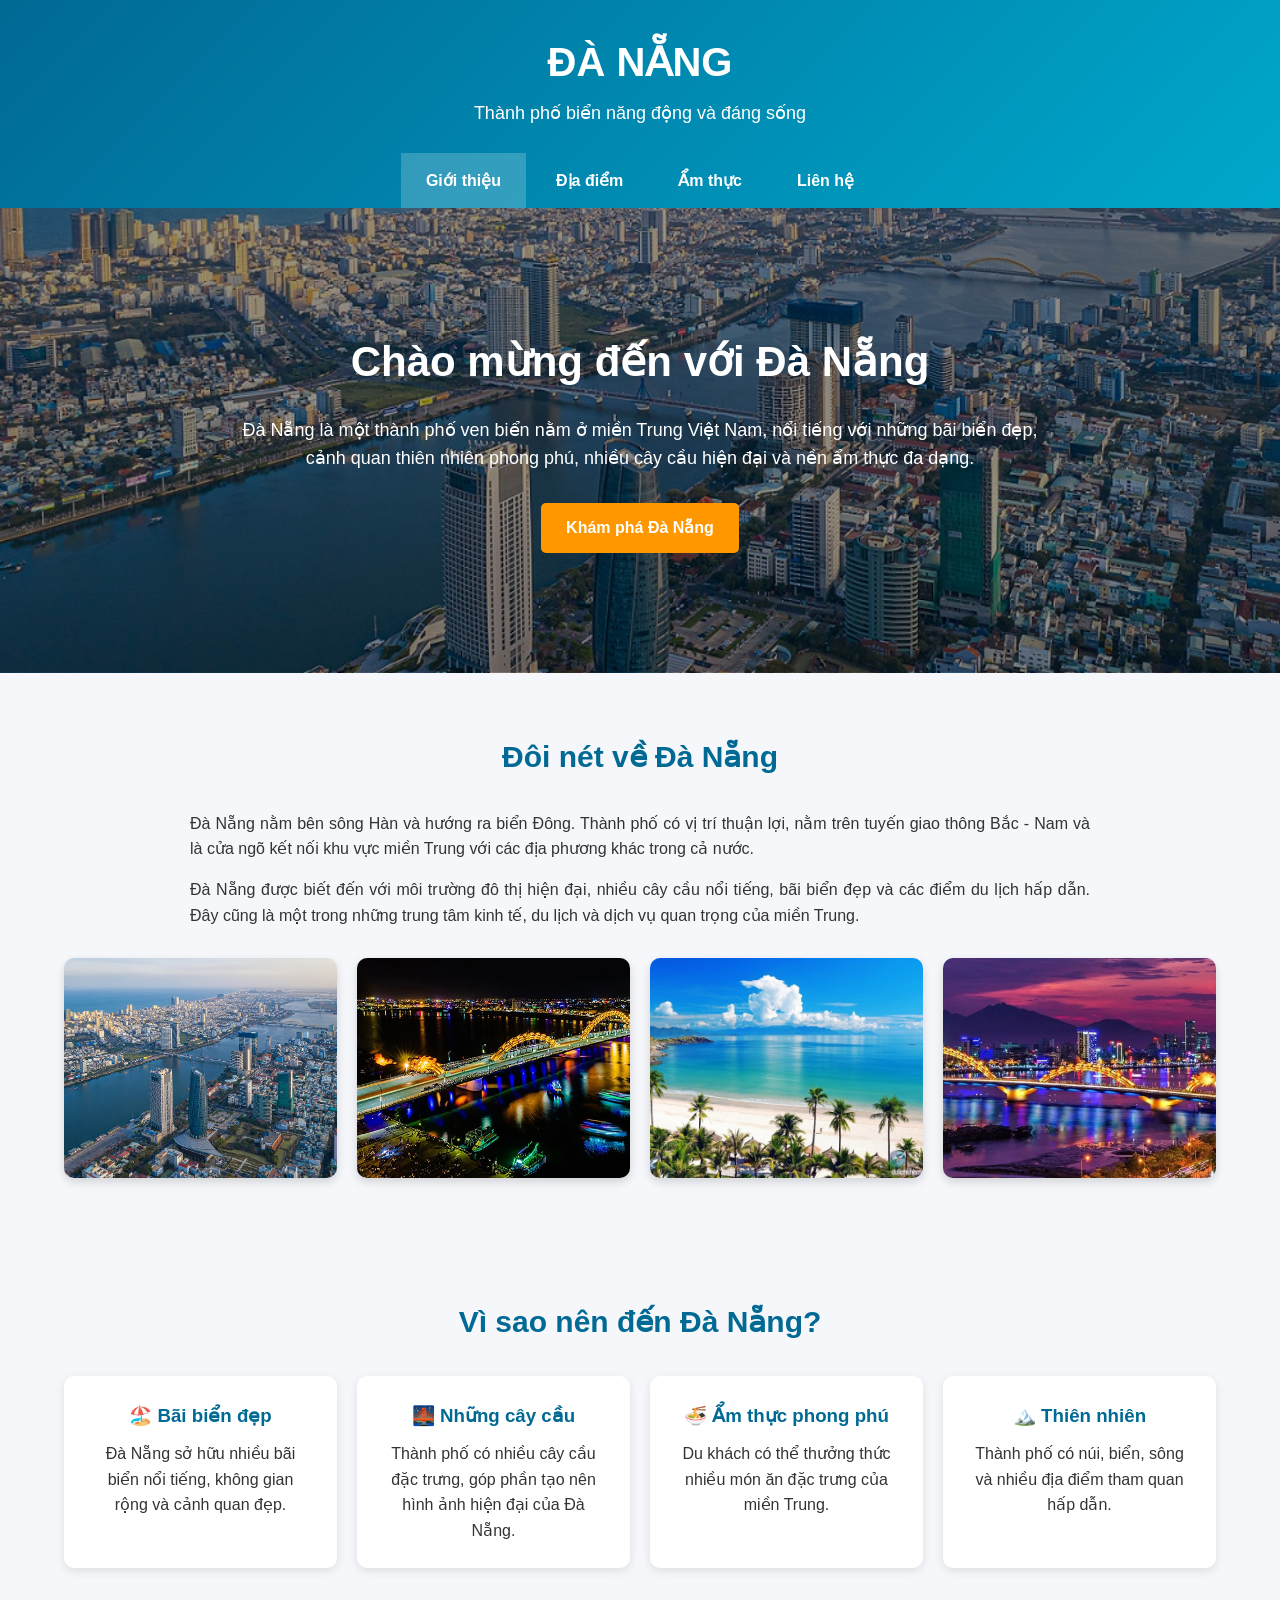
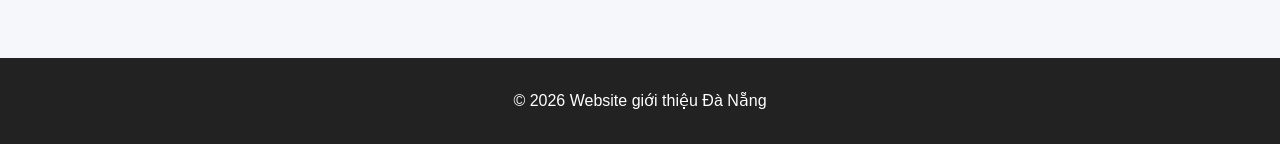
<file: index.html>
<!doctype html>
<html lang="vi">
  <head>
    <meta charset="UTF-8" />
    <meta name="viewport" content="width=device-width, initial-scale=1.0" />

    <title>Đà Nẵng - Thành phố đáng sống</title>

    <link rel="stylesheet" href="css/style.css" />
  </head>

  <body>
    <header class="header">
      <div class="container">
        <h1>ĐÀ NẴNG</h1>
        <p>Thành phố biển năng động và đáng sống</p>

        <nav class="navbar">
          <a href="index.html" class="active">Giới thiệu</a>
          <a href="dia-diem.html">Địa điểm</a>
          <a href="am-thuc.html">Ẩm thực</a>
          <a href="lien-he.html">Liên hệ</a>
        </nav>
      </div>
    </header>

    <main>
      <section class="hero">
        <div class="container">
          <h2>Chào mừng đến với Đà Nẵng</h2>

          <p>
            Đà Nẵng là một thành phố ven biển nằm ở miền Trung Việt Nam, nổi
            tiếng với những bãi biển đẹp, cảnh quan thiên nhiên phong phú, nhiều
            cây cầu hiện đại và nền ẩm thực đa dạng.
          </p>

          <a href="dia-diem.html" class="button"> Khám phá Đà Nẵng </a>
        </div>
      </section>

      <section class="container section">
        <h2>Đôi nét về Đà Nẵng</h2>

        <div class="content-text">
          <p>
            Đà Nẵng nằm bên sông Hàn và hướng ra biển Đông. Thành phố có vị trí
            thuận lợi, nằm trên tuyến giao thông Bắc - Nam và là cửa ngõ kết nối
            khu vực miền Trung với các địa phương khác trong cả nước.
          </p>

          <p>
            Đà Nẵng được biết đến với môi trường đô thị hiện đại, nhiều cây cầu
            nổi tiếng, bãi biển đẹp và các điểm du lịch hấp dẫn. Đây cũng là một
            trong những trung tâm kinh tế, du lịch và dịch vụ quan trọng của
            miền Trung.
          </p>
        </div>

        <div class="image-grid">
          <img src="./images/danang1.jpg" alt="Toàn cảnh thành phố Đà Nẵng" />

          <img src="./images/danang2.webp" alt="Cầu Rồng Đà Nẵng" />

          <img src="./images/danang3.jpg" alt="Bãi biển Đà Nẵng" />

          <img src="./images/danang4.webp" alt="Thành phố Đà Nẵng về đêm" />
        </div>
      </section>

      <section class="container section">
        <h2>Vì sao nên đến Đà Nẵng?</h2>

        <div class="cards">
          <article class="card">
            <h3>🏖️ Bãi biển đẹp</h3>
            <p>
              Đà Nẵng sở hữu nhiều bãi biển nổi tiếng, không gian rộng và cảnh
              quan đẹp.
            </p>
          </article>

          <article class="card">
            <h3>🌉 Những cây cầu</h3>
            <p>
              Thành phố có nhiều cây cầu đặc trưng, góp phần tạo nên hình ảnh
              hiện đại của Đà Nẵng.
            </p>
          </article>

          <article class="card">
            <h3>🍜 Ẩm thực phong phú</h3>
            <p>
              Du khách có thể thưởng thức nhiều món ăn đặc trưng của miền Trung.
            </p>
          </article>

          <article class="card">
            <h3>🏔️ Thiên nhiên</h3>
            <p>
              Thành phố có núi, biển, sông và nhiều địa điểm tham quan hấp dẫn.
            </p>
          </article>
        </div>
      </section>
    </main>

    <footer class="footer">
      <div class="container">
        <p>© 2026 Website giới thiệu Đà Nẵng</p>
      </div>
    </footer>
  </body>
</html>
</file>
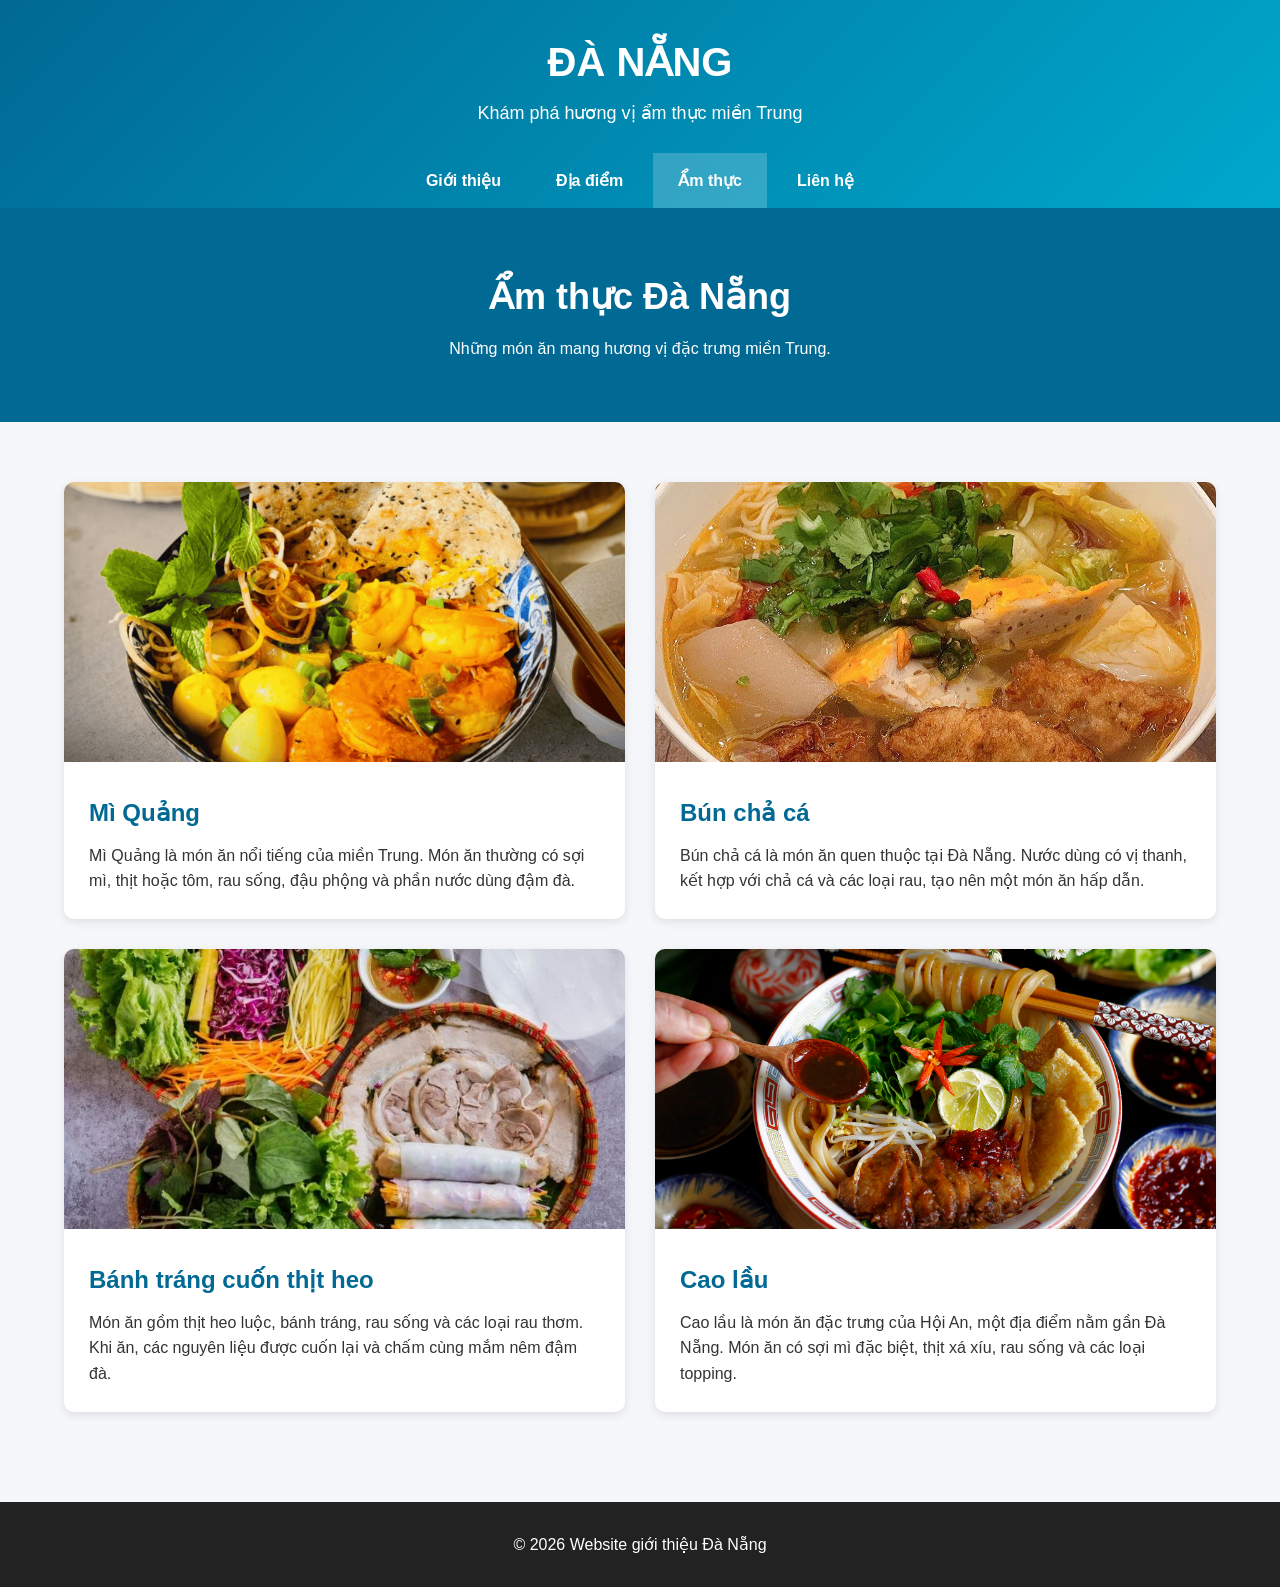
<file: am-thuc.html>
<!doctype html>
<html lang="vi">
  <head>
    <meta charset="UTF-8" />
    <meta name="viewport" content="width=device-width, initial-scale=1.0" />

    <title>Ẩm thực Đà Nẵng</title>

    <link rel="stylesheet" href="css/style.css" />
  </head>

  <body>
    <header class="header">
      <div class="container">
        <h1>ĐÀ NẴNG</h1>

        <p>Khám phá hương vị ẩm thực miền Trung</p>

        <nav class="navbar">
          <a href="index.html">Giới thiệu</a>

          <a href="dia-diem.html">Địa điểm</a>

          <a href="am-thuc.html" class="active">Ẩm thực</a>

          <a href="lien-he.html">Liên hệ</a>
        </nav>
      </div>
    </header>

    <main>
      <section class="page-banner">
        <div class="container">
          <h2>Ẩm thực Đà Nẵng</h2>

          <p>Những món ăn mang hương vị đặc trưng miền Trung.</p>
        </div>
      </section>

      <section class="container section">
        <div class="food-grid">
          <article class="food-card">
            <img src="./images/amthuc-1.png" alt="Mì Quảng" />

            <div class="food-content">
              <h2>Mì Quảng</h2>

              <p>
                Mì Quảng là món ăn nổi tiếng của miền Trung. Món ăn thường có
                sợi mì, thịt hoặc tôm, rau sống, đậu phộng và phần nước dùng đậm
                đà.
              </p>
            </div>
          </article>

          <article class="food-card">
            <img src="./images/amthuc-2.jpeg" alt="Bún chả cá Đà Nẵng" />

            <div class="food-content">
              <h2>Bún chả cá</h2>

              <p>
                Bún chả cá là món ăn quen thuộc tại Đà Nẵng. Nước dùng có vị
                thanh, kết hợp với chả cá và các loại rau, tạo nên một món ăn
                hấp dẫn.
              </p>
            </div>
          </article>

          <article class="food-card">
            <img src="./images/amthuc-3.webp" alt="Bánh tráng cuốn thịt heo" />

            <div class="food-content">
              <h2>Bánh tráng cuốn thịt heo</h2>

              <p>
                Món ăn gồm thịt heo luộc, bánh tráng, rau sống và các loại rau
                thơm. Khi ăn, các nguyên liệu được cuốn lại và chấm cùng mắm nêm
                đậm đà.
              </p>
            </div>
          </article>

          <article class="food-card">
            <img src="./images/amthuc-4.jpg" alt="Cao lầu" />

            <div class="food-content">
              <h2>Cao lầu</h2>

              <p>
                Cao lầu là món ăn đặc trưng của Hội An, một địa điểm nằm gần Đà
                Nẵng. Món ăn có sợi mì đặc biệt, thịt xá xíu, rau sống và các
                loại topping.
              </p>
            </div>
          </article>
        </div>
      </section>
    </main>

    <footer class="footer">
      <div class="container">
        <p>© 2026 Website giới thiệu Đà Nẵng</p>
      </div>
    </footer>
  </body>
</html>
</file>
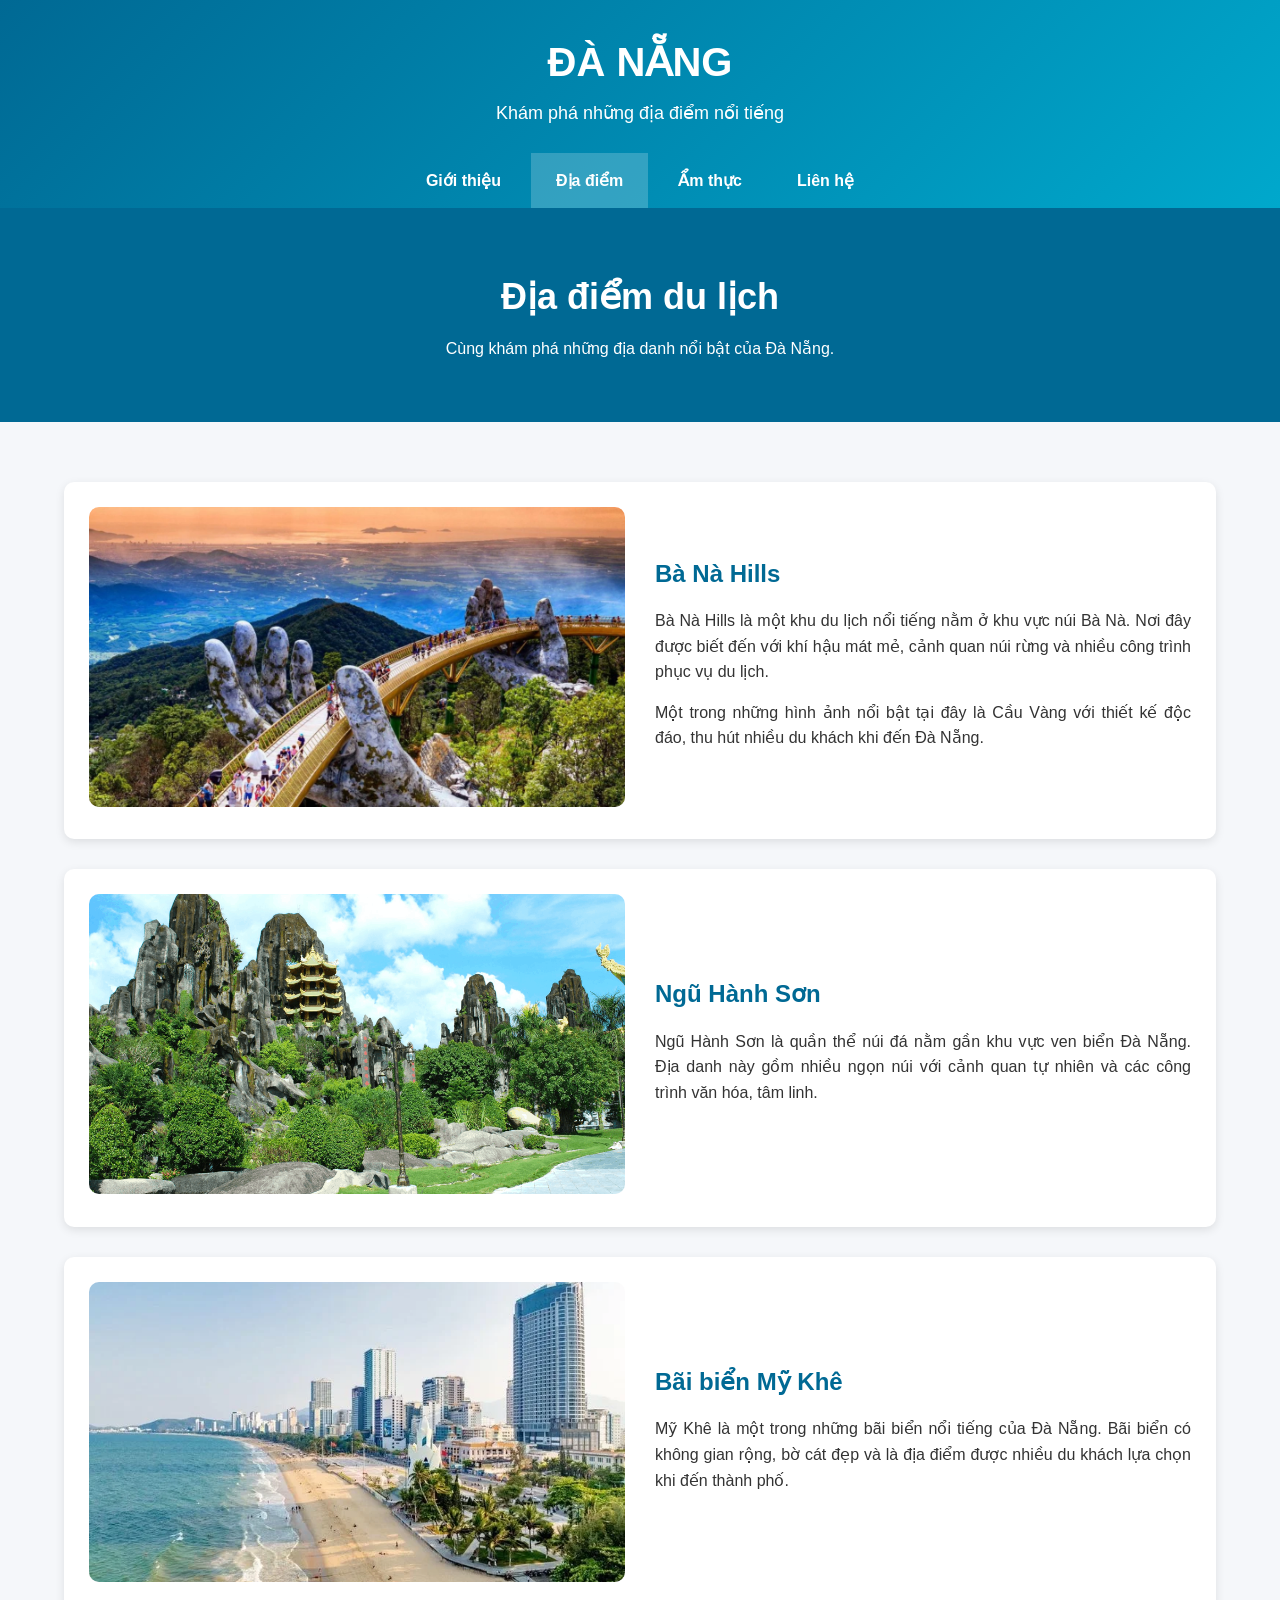
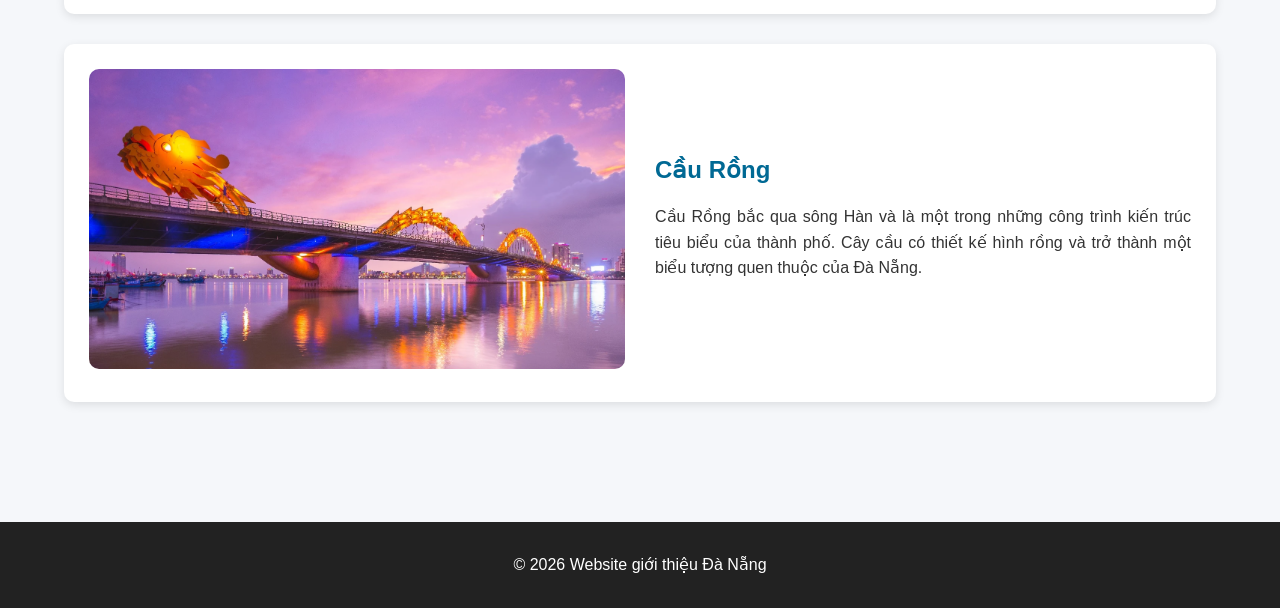
<file: dia-diem.html>
<!doctype html>
<html lang="vi">
  <head>
    <meta charset="UTF-8" />
    <meta name="viewport" content="width=device-width, initial-scale=1.0" />

    <title>Địa điểm du lịch Đà Nẵng</title>

    <link rel="stylesheet" href="css/style.css" />
  </head>

  <body>
    <header class="header">
      <div class="container">
        <h1>ĐÀ NẴNG</h1>
        <p>Khám phá những địa điểm nổi tiếng</p>

        <nav class="navbar">
          <a href="index.html">Giới thiệu</a>
          <a href="dia-diem.html" class="active">Địa điểm</a>
          <a href="am-thuc.html">Ẩm thực</a>
          <a href="lien-he.html">Liên hệ</a>
        </nav>
      </div>
    </header>

    <main>
      <section class="page-banner">
        <div class="container">
          <h2>Địa điểm du lịch</h2>

          <p>Cùng khám phá những địa danh nổi bật của Đà Nẵng.</p>
        </div>
      </section>

      <section class="container section">
        <article class="place">
          <div class="place-image">
            <img src="./images/diadiem-1.webp" alt="Bà Nà Hills" />
          </div>

          <div class="place-content">
            <h2>Bà Nà Hills</h2>

            <p>
              Bà Nà Hills là một khu du lịch nổi tiếng nằm ở khu vực núi Bà Nà.
              Nơi đây được biết đến với khí hậu mát mẻ, cảnh quan núi rừng và
              nhiều công trình phục vụ du lịch.
            </p>

            <p>
              Một trong những hình ảnh nổi bật tại đây là Cầu Vàng với thiết kế
              độc đáo, thu hút nhiều du khách khi đến Đà Nẵng.
            </p>
          </div>
        </article>

        <article class="place">
          <div class="place-image">
            <img src="./images/diadiem-2.png" alt="Ngũ Hành Sơn" />
          </div>

          <div class="place-content">
            <h2>Ngũ Hành Sơn</h2>

            <p>
              Ngũ Hành Sơn là quần thể núi đá nằm gần khu vực ven biển Đà Nẵng.
              Địa danh này gồm nhiều ngọn núi với cảnh quan tự nhiên và các công
              trình văn hóa, tâm linh.
            </p>
          </div>
        </article>

        <article class="place">
          <div class="place-image">
            <img src="./images/diadiem-3.webp" alt="Bãi biển Mỹ Khê" />
          </div>

          <div class="place-content">
            <h2>Bãi biển Mỹ Khê</h2>

            <p>
              Mỹ Khê là một trong những bãi biển nổi tiếng của Đà Nẵng. Bãi biển
              có không gian rộng, bờ cát đẹp và là địa điểm được nhiều du khách
              lựa chọn khi đến thành phố.
            </p>
          </div>
        </article>

        <article class="place">
          <div class="place-image">
            <img src="./images/diadiem-4.webp" alt="Cầu Rồng Đà Nẵng" />
          </div>

          <div class="place-content">
            <h2>Cầu Rồng</h2>

            <p>
              Cầu Rồng bắc qua sông Hàn và là một trong những công trình kiến
              trúc tiêu biểu của thành phố. Cây cầu có thiết kế hình rồng và trở
              thành một biểu tượng quen thuộc của Đà Nẵng.
            </p>
          </div>
        </article>
      </section>
    </main>

    <footer class="footer">
      <div class="container">
        <p>© 2026 Website giới thiệu Đà Nẵng</p>
      </div>
    </footer>
  </body>
</html>
</file>
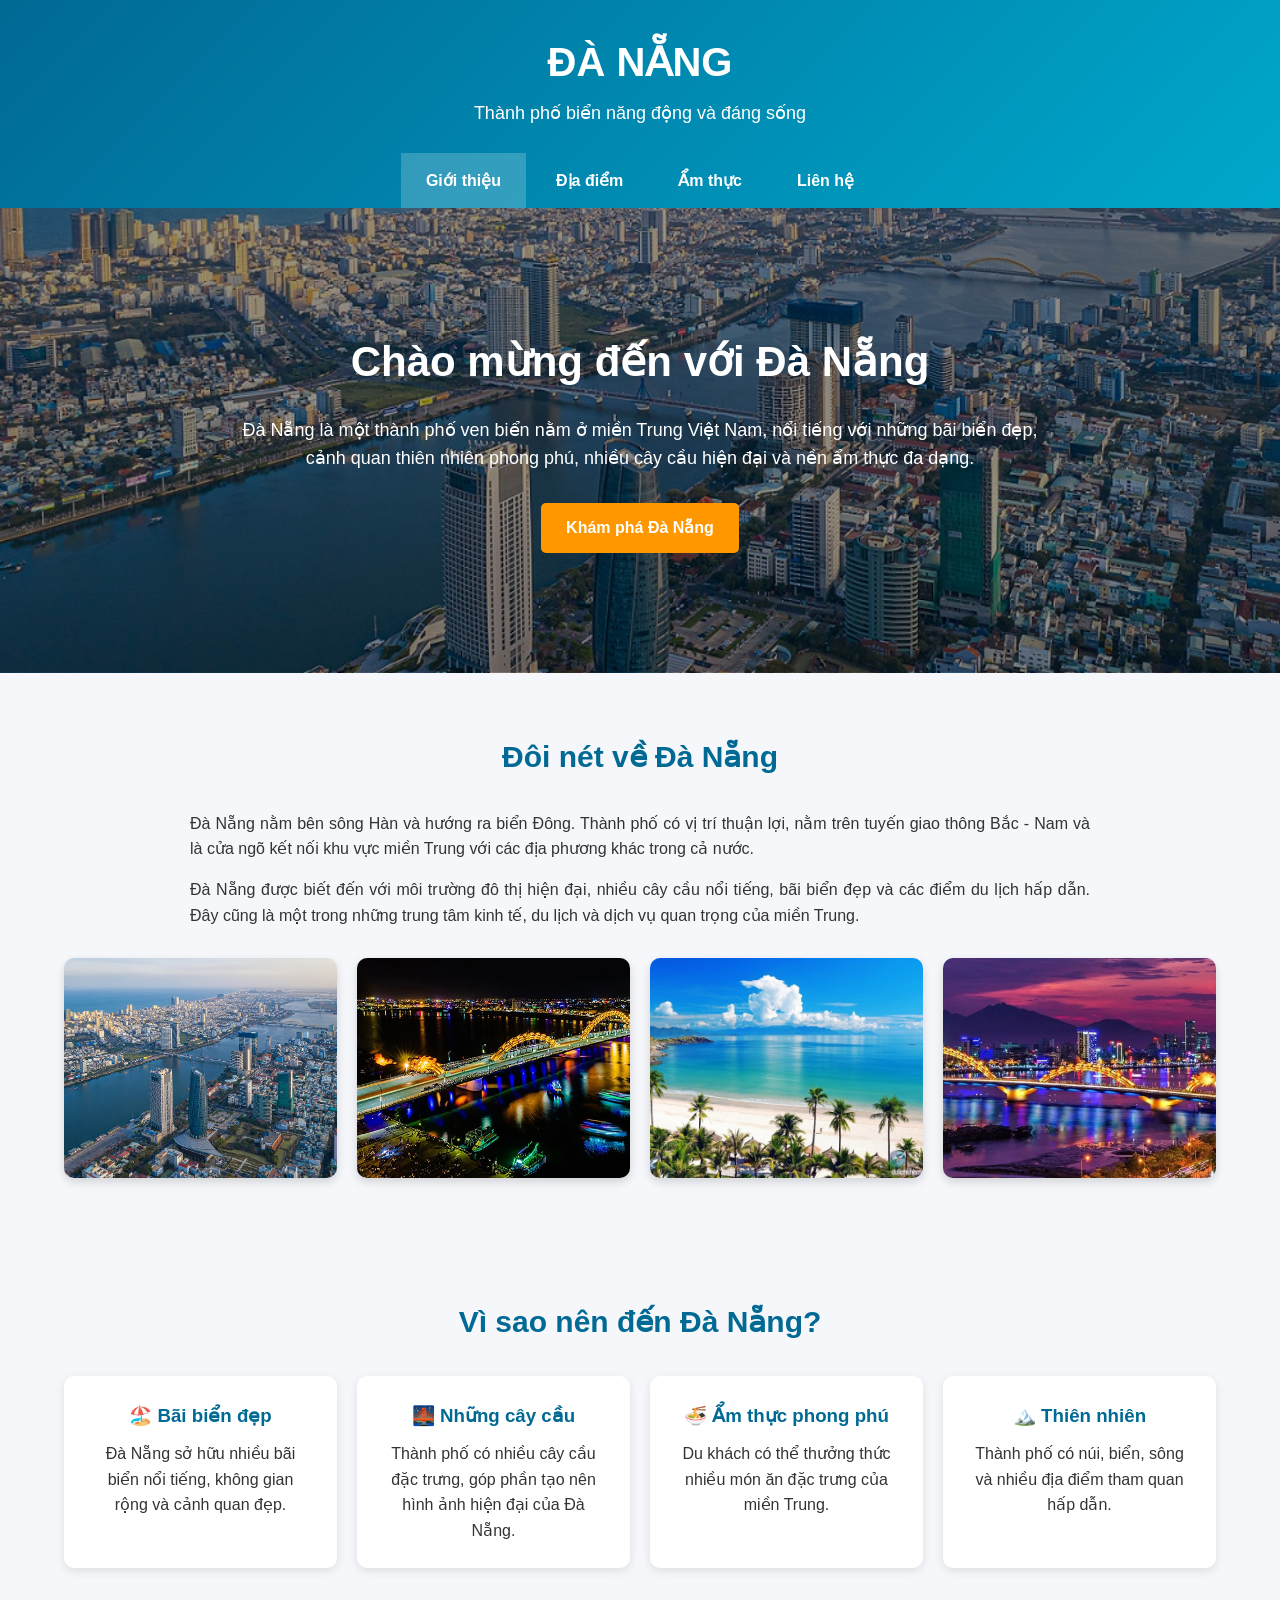
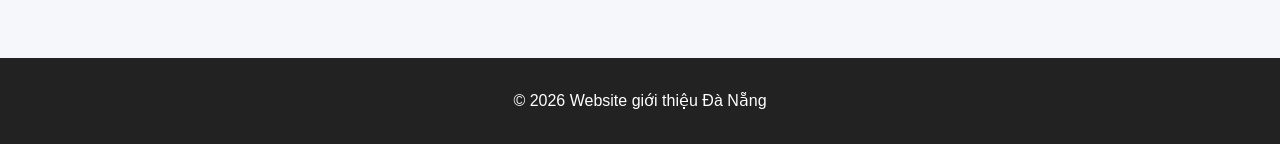
<file: gioithieu.html>
<!doctype html>
<html lang="vi">
  <head>
    <meta charset="UTF-8" />
    <meta name="viewport" content="width=device-width, initial-scale=1.0" />

    <title>Đà Nẵng - Thành phố đáng sống</title>

    <link rel="stylesheet" href="css/style.css" />
  </head>

  <body>
    <header class="header">
      <div class="container">
        <h1>ĐÀ NẴNG</h1>
        <p>Thành phố biển năng động và đáng sống</p>

        <nav class="navbar">
          <a href="gioithieu.html" class="active">Giới thiệu</a>
          <a href="dia-diem.html">Địa điểm</a>
          <a href="am-thuc.html">Ẩm thực</a>
          <a href="lien-he.html">Liên hệ</a>
        </nav>
      </div>
    </header>

    <main>
      <section class="hero">
        <div class="container">
          <h2>Chào mừng đến với Đà Nẵng</h2>

          <p>
            Đà Nẵng là một thành phố ven biển nằm ở miền Trung Việt Nam, nổi
            tiếng với những bãi biển đẹp, cảnh quan thiên nhiên phong phú, nhiều
            cây cầu hiện đại và nền ẩm thực đa dạng.
          </p>

          <a href="dia-diem.html" class="button"> Khám phá Đà Nẵng </a>
        </div>
      </section>

      <section class="container section">
        <h2>Đôi nét về Đà Nẵng</h2>

        <div class="content-text">
          <p>
            Đà Nẵng nằm bên sông Hàn và hướng ra biển Đông. Thành phố có vị trí
            thuận lợi, nằm trên tuyến giao thông Bắc - Nam và là cửa ngõ kết nối
            khu vực miền Trung với các địa phương khác trong cả nước.
          </p>

          <p>
            Đà Nẵng được biết đến với môi trường đô thị hiện đại, nhiều cây cầu
            nổi tiếng, bãi biển đẹp và các điểm du lịch hấp dẫn. Đây cũng là một
            trong những trung tâm kinh tế, du lịch và dịch vụ quan trọng của
            miền Trung.
          </p>
        </div>

        <div class="image-grid">
          <img src="./images/danang1.jpg" alt="Toàn cảnh thành phố Đà Nẵng" />

          <img src="./images/danang2.webp" alt="Cầu Rồng Đà Nẵng" />

          <img src="./images/danang3.jpg" alt="Bãi biển Đà Nẵng" />

          <img src="./images/danang4.webp" alt="Thành phố Đà Nẵng về đêm" />
        </div>
      </section>

      <section class="container section">
        <h2>Vì sao nên đến Đà Nẵng?</h2>

        <div class="cards">
          <article class="card">
            <h3>🏖️ Bãi biển đẹp</h3>
            <p>
              Đà Nẵng sở hữu nhiều bãi biển nổi tiếng, không gian rộng và cảnh
              quan đẹp.
            </p>
          </article>

          <article class="card">
            <h3>🌉 Những cây cầu</h3>
            <p>
              Thành phố có nhiều cây cầu đặc trưng, góp phần tạo nên hình ảnh
              hiện đại của Đà Nẵng.
            </p>
          </article>

          <article class="card">
            <h3>🍜 Ẩm thực phong phú</h3>
            <p>
              Du khách có thể thưởng thức nhiều món ăn đặc trưng của miền Trung.
            </p>
          </article>

          <article class="card">
            <h3>🏔️ Thiên nhiên</h3>
            <p>
              Thành phố có núi, biển, sông và nhiều địa điểm tham quan hấp dẫn.
            </p>
          </article>
        </div>
      </section>
    </main>

    <footer class="footer">
      <div class="container">
        <p>© 2026 Website giới thiệu Đà Nẵng</p>
      </div>
    </footer>
  </body>
</html>
</file>
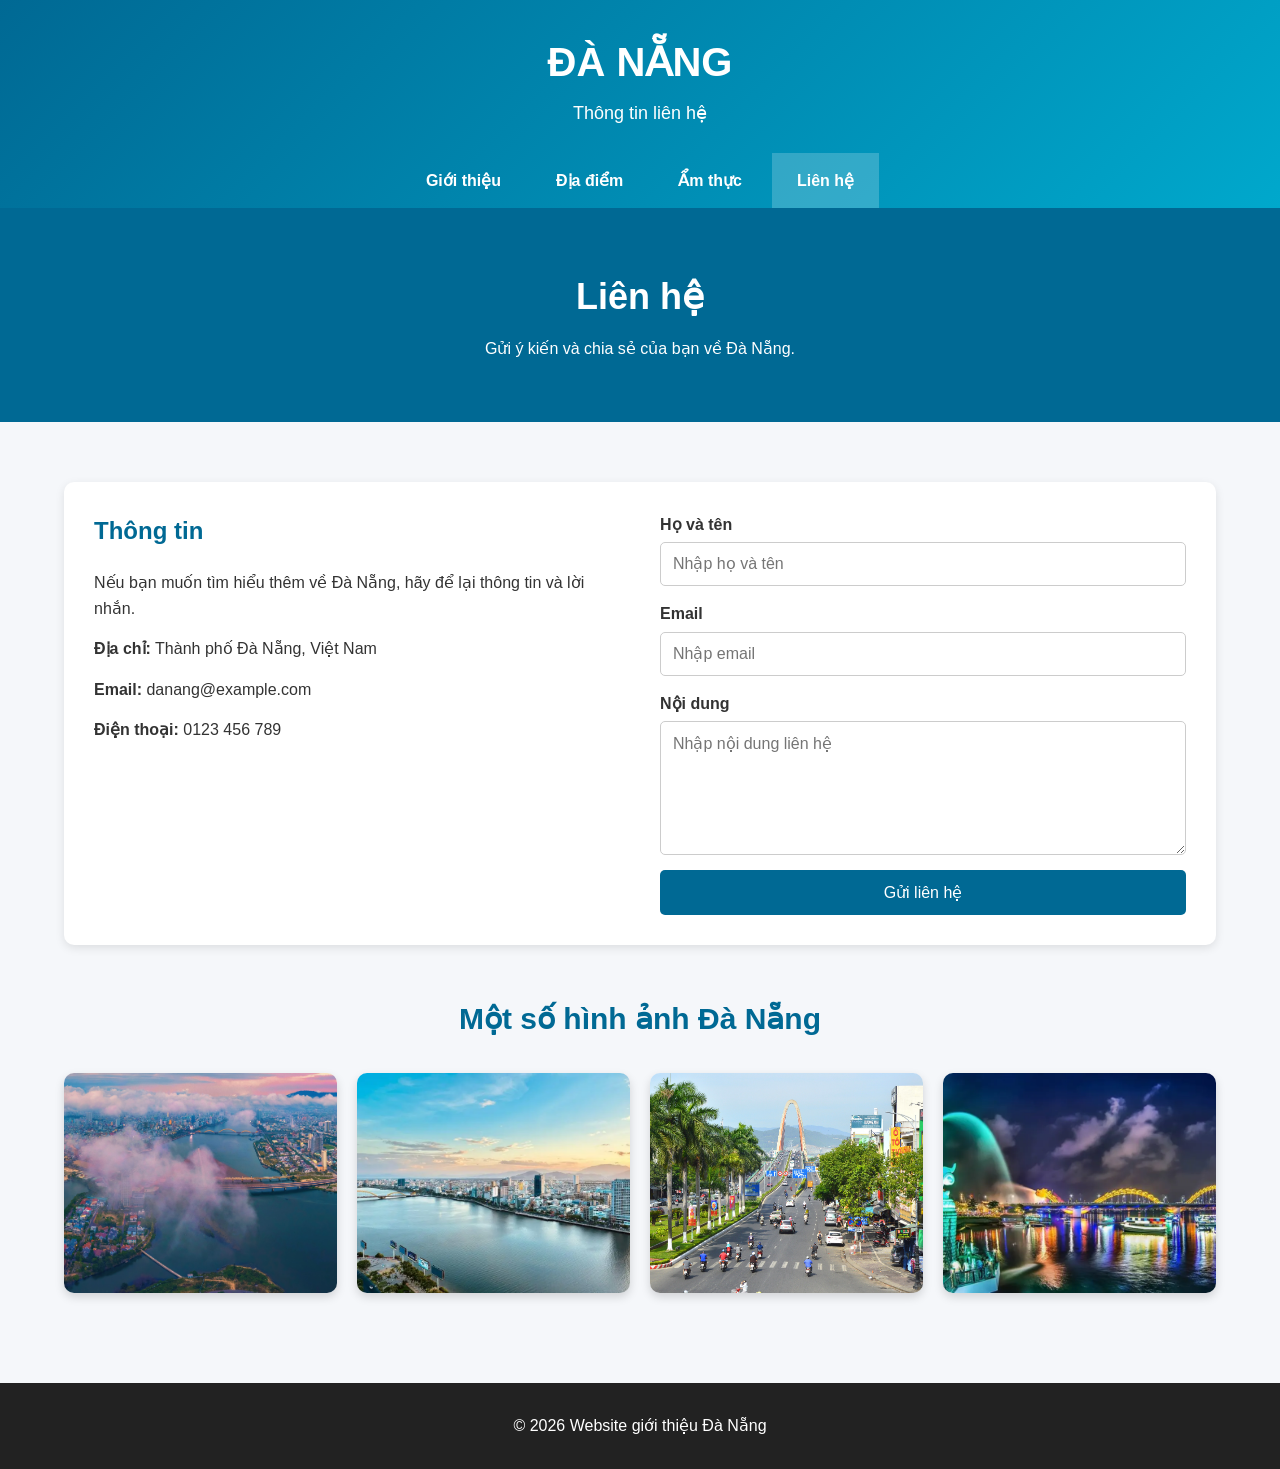
<file: lien-he.html>
<!doctype html>
<html lang="vi">
  <head>
    <meta charset="UTF-8" />

    <meta name="viewport" content="width=device-width, initial-scale=1.0" />

    <title>Liên hệ - Đà Nẵng</title>

    <link rel="stylesheet" href="css/style.css" />
  </head>

  <body>
    <header class="header">
      <div class="container">
        <h1>ĐÀ NẴNG</h1>

        <p>Thông tin liên hệ</p>

        <nav class="navbar">
          <a href="index.html"> Giới thiệu </a>

          <a href="dia-diem.html"> Địa điểm </a>

          <a href="am-thuc.html"> Ẩm thực </a>

          <a href="lien-he.html" class="active"> Liên hệ </a>
        </nav>
      </div>
    </header>

    <main>
      <section class="page-banner">
        <div class="container">
          <h2>Liên hệ</h2>

          <p>Gửi ý kiến và chia sẻ của bạn về Đà Nẵng.</p>
        </div>
      </section>

      <section class="container section">
        <div class="contact-layout">
          <div class="contact-info">
            <h2>Thông tin</h2>

            <p>
              Nếu bạn muốn tìm hiểu thêm về Đà Nẵng, hãy để lại thông tin và lời
              nhắn.
            </p>

            <p>
              <strong>Địa chỉ:</strong>
              Thành phố Đà Nẵng, Việt Nam
            </p>

            <p>
              <strong>Email:</strong>
              danang@example.com
            </p>

            <p>
              <strong>Điện thoại:</strong>
              0123 456 789
            </p>
          </div>

          <form class="contact-form">
            <label for="name"> Họ và tên </label>

            <input
              type="text"
              id="name"
              name="name"
              placeholder="Nhập họ và tên"
              required
            />

            <label for="email"> Email </label>

            <input
              type="email"
              id="email"
              name="email"
              placeholder="Nhập email"
              required
            />

            <label for="message"> Nội dung </label>

            <textarea
              id="message"
              name="message"
              rows="6"
              placeholder="Nhập nội dung liên hệ"
              required
            ></textarea>

            <button type="submit">Gửi liên hệ</button>
          </form>
        </div>

        <h2 class="gallery-title">Một số hình ảnh Đà Nẵng</h2>

        <div class="image-grid">
          <img src="./images/lienhe-1.jpg" alt="Đà Nẵng nhìn từ trên cao" />

          <img src="./images/lienhe-2.webp" alt="Sông Hàn Đà Nẵng" />

          <img src="./images/lienhe-3.jpg" alt="Đường phố Đà Nẵng" />

          <img src="./images/lienhe-4.webp" alt="Đà Nẵng về đêm" />
        </div>
      </section>
    </main>

    <footer class="footer">
      <div class="container">
        <p>© 2026 Website giới thiệu Đà Nẵng</p>
      </div>
    </footer>
  </body>
</html>
</file>
<file: css/style.css>
* {
  margin: 0;
  padding: 0;
  box-sizing: border-box;
}

html {
  scroll-behavior: smooth;
}

body {
  font-family: Arial, Helvetica, sans-serif;
  line-height: 1.6;
  background-color: #f5f7fa;
  color: #333;
}
.container {
  width: 90%;
  max-width: 1200px;
  margin: auto;
}

.header {
  background: linear-gradient(135deg, #006994, #00a8cc);
  color: white;
  text-align: center;
  padding-top: 30px;
}

.header h1 {
  font-size: 40px;
  margin-bottom: 5px;
}

.header p {
  font-size: 18px;
  margin-bottom: 25px;
}

.navbar {
  display: flex;
  justify-content: center;
  flex-wrap: wrap;
  gap: 5px;
}

.navbar a {
  color: white;
  text-decoration: none;
  padding: 15px 25px;
  font-weight: bold;
  transition: 0.3s;
}

.navbar a:hover,
.navbar a.active {
  background-color: rgba(255, 255, 255, 0.2);
}

.hero {
  background:
    linear-gradient(rgba(0, 0, 0, 0.4), rgba(0, 0, 0, 0.4)),
    url("../images/danang1.jpg");

  background-size: cover;
  background-position: center;

  color: white;
  text-align: center;

  padding: 120px 20px;
}

.hero h2 {
  font-size: 42px;
  margin-bottom: 20px;
}

.hero p {
  max-width: 800px;
  margin: 0 auto 30px;
  font-size: 18px;
}

.button {
  display: inline-block;
  background-color: #ff9800;
  color: white;
  text-decoration: none;

  padding: 12px 25px;
  border-radius: 5px;

  font-weight: bold;
}

.button:hover {
  background-color: #e68900;
}

.section {
  padding: 60px 0;
}

.section > h2 {
  text-align: center;
  color: #006994;
  margin-bottom: 30px;
  font-size: 30px;
}

.content-text {
  max-width: 900px;
  margin: auto;
}

.content-text p {
  margin-bottom: 15px;
  text-align: justify;
}

.image-grid {
  display: grid;

  grid-template-columns: repeat(4, 1fr);

  gap: 20px;

  margin-top: 30px;
}

.image-grid img {
  width: 100%;
  height: 220px;

  object-fit: cover;

  border-radius: 10px;

  box-shadow: 0 4px 10px rgba(0, 0, 0, 0.15);

  transition: 0.3s;
}

.image-grid img:hover {
  transform: scale(1.03);
}

.cards {
  display: grid;

  grid-template-columns: repeat(4, 1fr);

  gap: 20px;
}

.card {
  background-color: white;

  padding: 25px;

  border-radius: 10px;

  box-shadow: 0 3px 10px rgba(0, 0, 0, 0.1);

  text-align: center;
}

.card h3 {
  color: #006994;
  margin-bottom: 10px;
}

.page-banner {
  background: #006994;
  color: white;

  text-align: center;

  padding: 60px 20px;
}

.page-banner h2 {
  font-size: 36px;
  margin-bottom: 10px;
}

.place {
  display: grid;

  grid-template-columns: 1fr 1fr;

  gap: 30px;

  align-items: center;

  background-color: white;

  margin-bottom: 30px;

  padding: 25px;

  border-radius: 10px;

  box-shadow: 0 3px 10px rgba(0, 0, 0, 0.1);
}

.place-image img {
  width: 100%;
  height: 300px;

  object-fit: cover;

  border-radius: 10px;
}

.place-content h2 {
  color: #006994;

  margin-bottom: 15px;
}

.place-content p {
  margin-bottom: 15px;
  text-align: justify;
}

.food-grid {
  display: grid;

  grid-template-columns: repeat(2, 1fr);

  gap: 30px;
}

.food-card {
  background-color: white;

  border-radius: 10px;

  overflow: hidden;

  box-shadow: 0 3px 10px rgba(0, 0, 0, 0.1);
}

.food-card img {
  width: 100%;
  height: 280px;

  object-fit: cover;
}

.food-content {
  padding: 25px;
}

.food-content h2 {
  color: #006994;
  margin-bottom: 10px;
}

.contact-layout {
  display: grid;

  grid-template-columns: 1fr 1fr;

  gap: 40px;

  background-color: white;

  padding: 30px;

  border-radius: 10px;

  box-shadow: 0 3px 10px rgba(0, 0, 0, 0.1);
}

.contact-info h2 {
  color: #006994;

  margin-bottom: 20px;
}

.contact-info p {
  margin-bottom: 15px;
}

.contact-form {
  display: flex;

  flex-direction: column;
}

.contact-form label {
  font-weight: bold;

  margin-bottom: 5px;
}

.contact-form input,
.contact-form textarea {
  font-family: inherit;

  padding: 12px;

  margin-bottom: 15px;

  border: 1px solid #ccc;

  border-radius: 5px;

  font-size: 16px;
}

.contact-form input:focus,
.contact-form textarea:focus {
  outline: none;

  border-color: #006994;
}

.contact-form button {
  background-color: #006994;

  color: white;

  border: none;

  padding: 13px;

  border-radius: 5px;

  font-size: 16px;

  cursor: pointer;
}

.contact-form button:hover {
  background-color: #004f70;
}

.gallery-title {
  text-align: center;

  color: #006994;

  margin: 50px 0 20px;
}

.footer {
  background-color: #222;

  color: white;

  text-align: center;

  padding: 25px 0;

  margin-top: 30px;
}

.footer p {
  margin: 5px 0;
}

@media (max-width: 768px) {
  .header h1 {
    font-size: 30px;
  }

  .navbar {
    flex-direction: column;
  }

  .navbar a {
    width: 100%;
    padding: 12px;
  }

  .hero {
    padding: 80px 20px;
  }

  .hero h2 {
    font-size: 30px;
  }

  .image-grid {
    grid-template-columns: repeat(2, 1fr);
  }

  .cards {
    grid-template-columns: 1fr 1fr;
  }

  .place {
    grid-template-columns: 1fr;
  }

  .food-grid {
    grid-template-columns: 1fr;
  }

  .contact-layout {
    grid-template-columns: 1fr;
  }
}

@media (max-width: 480px) {
  .container {
    width: 94%;
  }

  .image-grid {
    grid-template-columns: 1fr;
  }

  .cards {
    grid-template-columns: 1fr;
  }

  .hero h2 {
    font-size: 25px;
  }

  .section {
    padding: 40px 0;
  }
}
</file>
